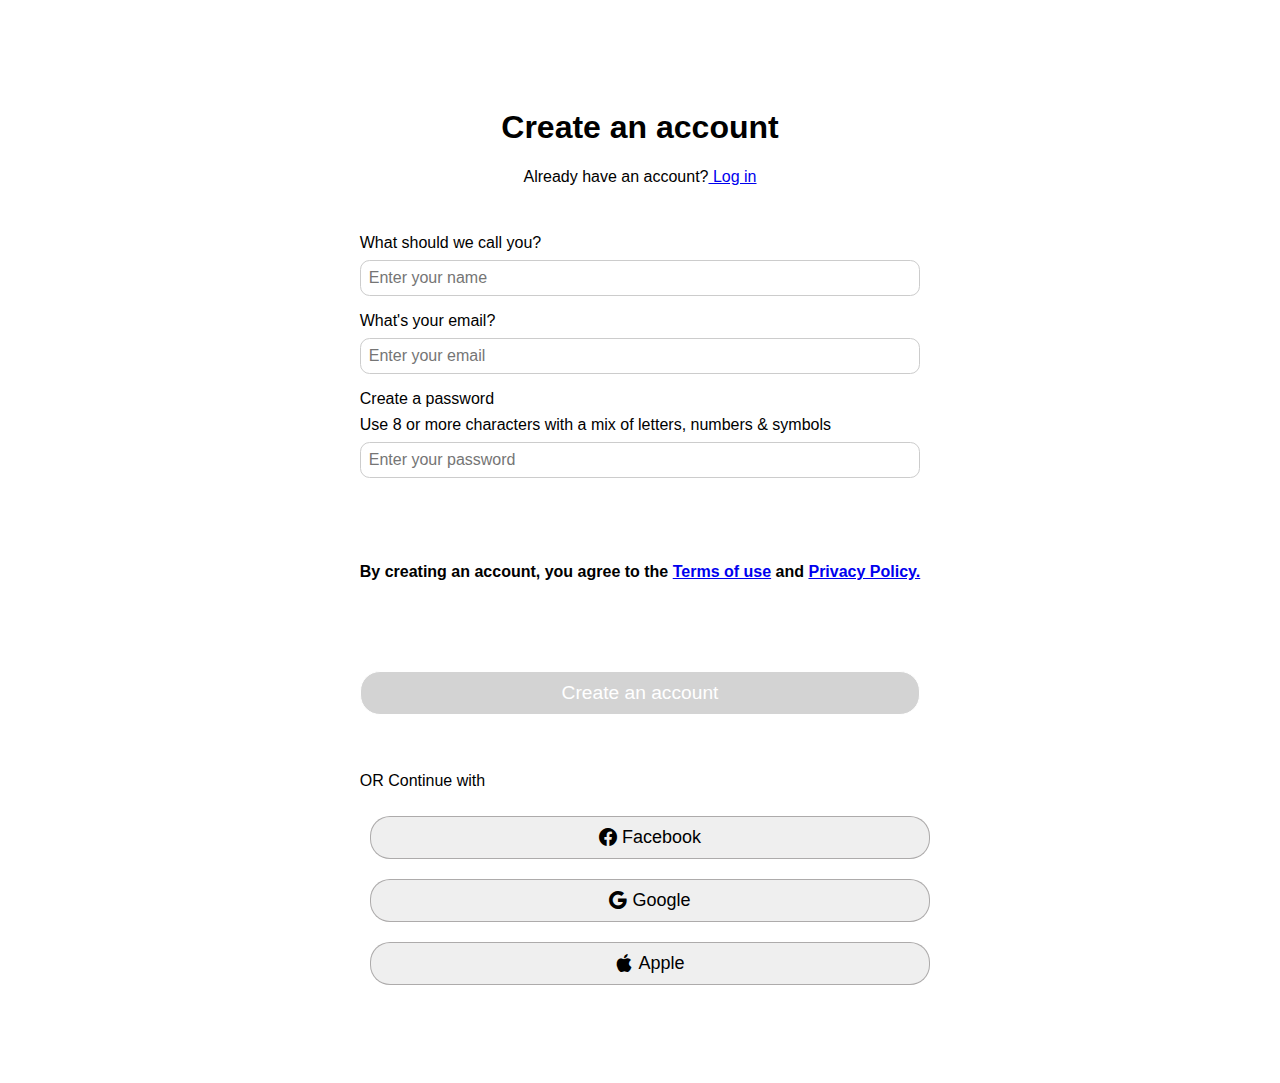
<file: index.html>
<!DOCTYPE html>
<html lang="en">

<head>
    <meta charset="UTF-8">
    <meta name="viewport" content="width=device-width, initial-scale=1.0">
    <link rel="stylesheet" href="log-in.css" />
    <link rel="stylesheet" href="https://cdn.jsdelivr.net/npm/bootstrap-icons@1.10.5/font/bootstrap-icons.css">
    <title>Log-in</title>
</head>

<body>
    <div class="container">
        <div class="heading-section">
            <h1>Create an account</h1>
            <p>Already have an account?<a href="/login.html"> Log in</a></p>
        </div>
        <div>
            <form>
                <div class="input-div">
                    <label for="name">What should we call you?</label>
                    <input type="text" id="name" name="name" placeholder="Enter your name" class="form-control">
                </div>
                <div class="input-div">
                    <label for="email">What's your email?</label>
                    <input type="email" id="email" name="email" placeholder="Enter your email" class="form-control">
                </div>
                <div class="input-div">
                    <label for="password">Create a password</label>
                    <span>Use 8 or more characters with a mix of letters, numbers & symbols</span>
                    <input type="password" id="password" name="password" placeholder="Enter your password"
                        class="form-control">
                </div>


                <P>
                <h4>By creating an account, you agree to the <a href="/terms-of-use.html">Terms of use</a> and <a
                        href="/privacy-policy.html">Privacy Policy.</a></h4>
                </P>
                <button class="btn">Create an account</button>
                <p>OR Continue with</p>
            </form>
            <div>
                <button class="button"><i class="bi bi-facebook"> </i> Facebook</button>
                <button class="button"><i class="bi bi-google"> </i> Google</button>
                <button class="button"><i class="bi bi-apple"> </i>Apple</button>
            </div>
        </div>
    </div>
</body>

</html>
</file>
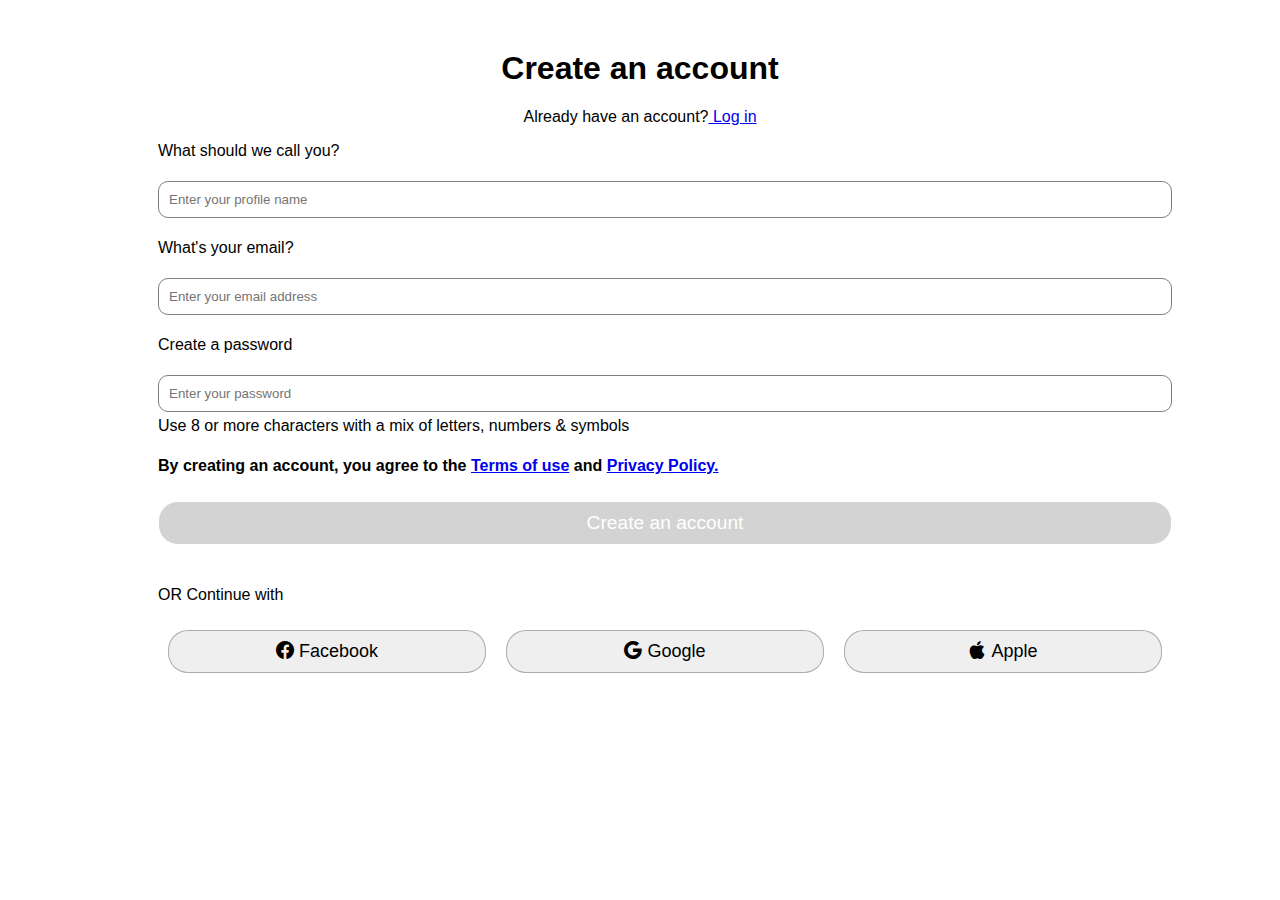
<file: log-in.html>
<html>
    <head>
        <link rel="stylesheet" href="log-in.css"/>
        <link rel="stylesheet" href="https://cdn.jsdelivr.net/npm/bootstrap-icons@1.10.5/font/bootstrap-icons.css" >
        <meta charset="UTF-8">
        <title>Log-in</title>
    </head>
    <body>
        <div class="top">
            <h1>Create an account</h1>
            <p>Already have an account?<a href="Log in.html"> Log in</a></p>
        </div>
        <div class="middle">
            <p>What should we call you?</p>
            <input class="name" type="text" placeholder="Enter your profile name">
            <p>What's your email?</p>
            <input class="email" type="email" placeholder="Enter your email address">
            <p>Create a password </p> 
            <input class="password" type="password" placeholder="Enter your password">
            <footer>Use 8 or more characters with a mix of letters, numbers & symbols</footer>
           <P><h4>By creating an account, you agree to the <a href="Terms of use.html">Terms of use</a> and <a href="Privacy Policy.html">Privacy Policy.</a></h4></P>
            <button class="btn">Create an account</button>
            <p>OR Continue with</p>
            <div class="bottom  ">
                <button class="button"><i class="bi bi-facebook"> </i> Facebook</button> 
                <button class="button"><i class="bi bi-google"> </i> Google</button>
                <button class="button"><i class="bi bi-apple"> </i>Apple</button>  
            </div>
            
            
        </div>
        
            
        
    </body>
</html>
</file>
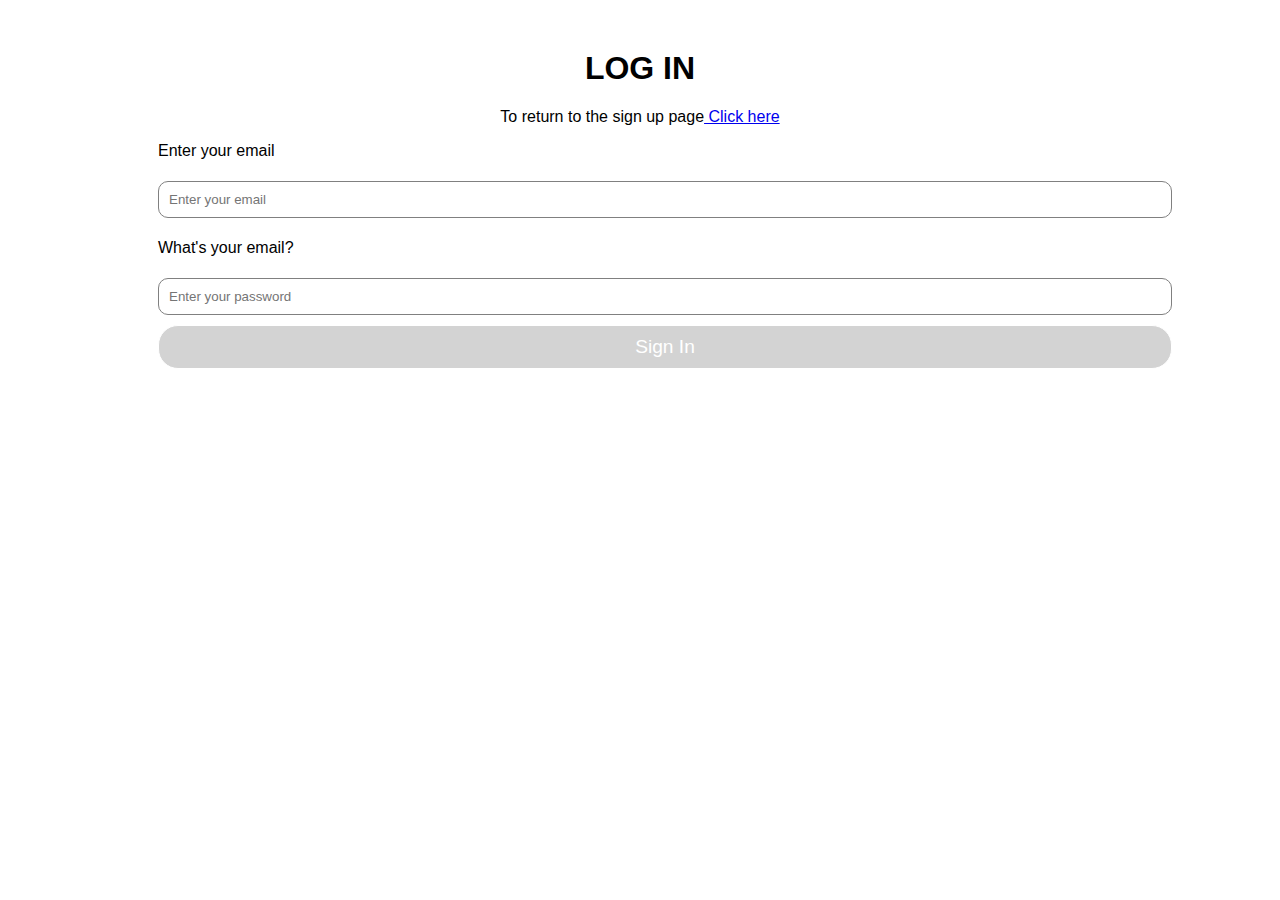
<file: login.html>
<html>
    <head>
        <link rel="stylesheet" href="log-in.css"/>
        <meta charset="UTF-8">
        <title>Login</title>
    </head>
    <body>
        <div class="top">
        <h1>
            LOG IN
        </h1>
        <p>To return to the sign up page<a href="log-in.html"> Click here</a></p>
        </div>
        <div class="middle">
            <p>Enter your email</p>
            <input class="email" type="text" placeholder="Enter your email">
            <p>What's your email?</p>
            <input class="password" type="password" placeholder="Enter your password">
            <button class="btn">Sign In</button>
        </div>
    </body>
</html>
</file>
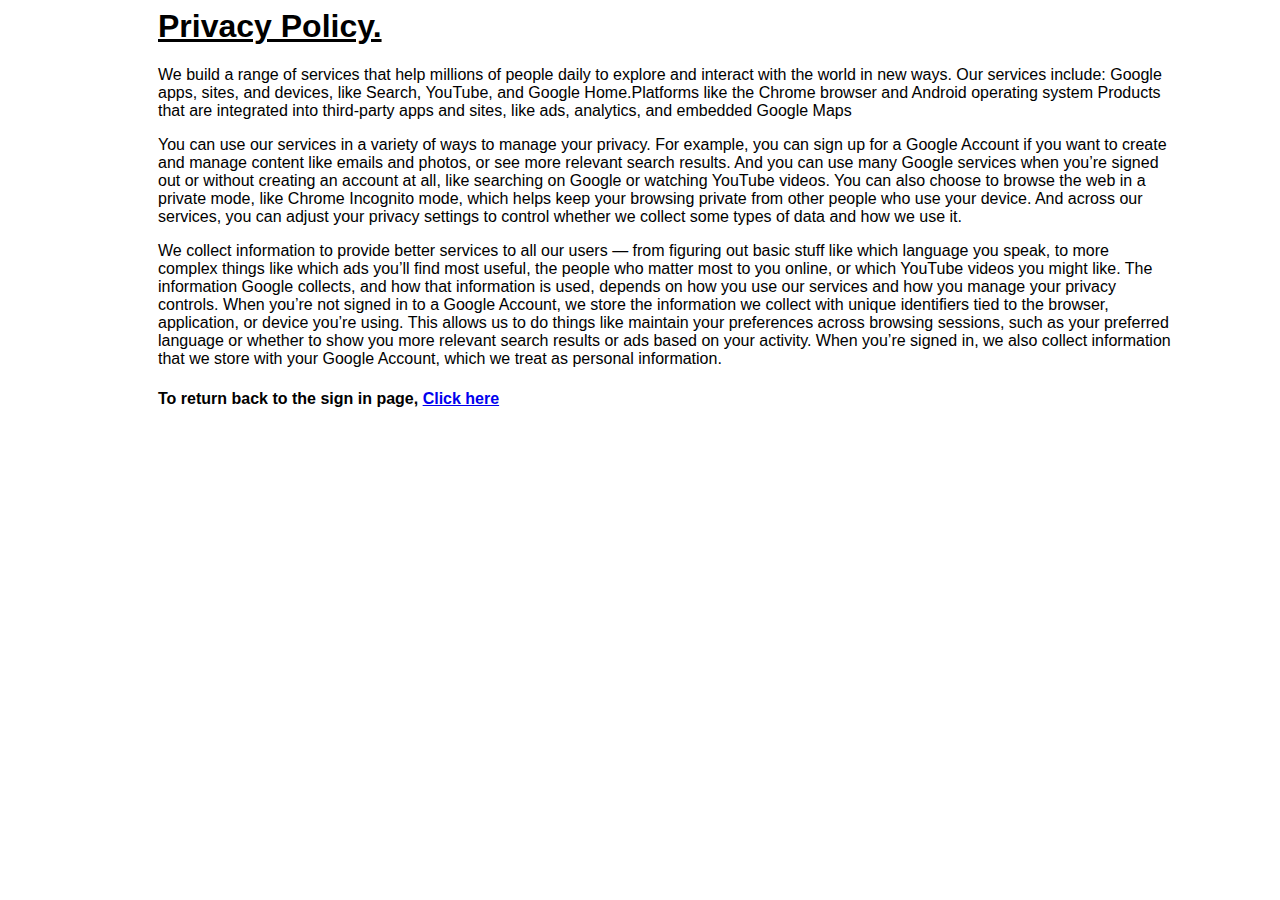
<file: privacy-policy.html>
<html>

<head>
    <link rel="stylesheet" href="log-in.css" />
    <meta charset="UTF-8">
    <title>Log-in</title>

<body>
    <div class="middle">
        <h1>
            <u> Privacy Policy.</u>
        </h1>
        <P>
            We build a range of services that help millions of people daily to explore and interact with the world in
            new ways. Our services include:
            Google apps, sites, and devices, like Search, YouTube, and Google Home.Platforms like the Chrome browser and
            Android operating system
            Products that are integrated into third-party apps and sites, like ads, analytics, and embedded Google Maps
        </P>

        <p>
            You can use our services in a variety of ways to manage your privacy. For example, you can sign up for a
            Google Account if you want to create and manage content like emails and photos, or see more relevant search
            results. And you can use many Google services when you’re signed out or without creating an account at all,
            like searching on Google or watching YouTube videos.
            You can also choose to browse the web in a private mode, like Chrome Incognito mode, which helps keep your
            browsing private from other people who use your device.
            And across our services, you can adjust your privacy settings to control whether we collect some types of
            data and how we use it.
        </p>

        <p> We collect information to provide better services to all our users — from figuring out basic stuff like
            which language you speak, to more complex things like which ads you’ll find most useful, the people who
            matter most to you online, or which YouTube videos you might like. The information Google collects, and how
            that information is used, depends on how you use our services and how you manage your privacy controls.
            When you’re not signed in to a Google Account, we store the information we collect with unique identifiers
            tied to the browser, application, or device you’re using. This allows us to do things like maintain your
            preferences across browsing sessions, such as your preferred language or whether to show you more relevant
            search results or ads based on your activity.
            When you’re signed in, we also collect information that we store with your Google Account, which we treat as
            personal information.
        </P>
        <h4>To return back to the sign in page, <a href="log-in.html">Click here</a></h4>
    </div>
   
</body>
</head>

</html>
</file>
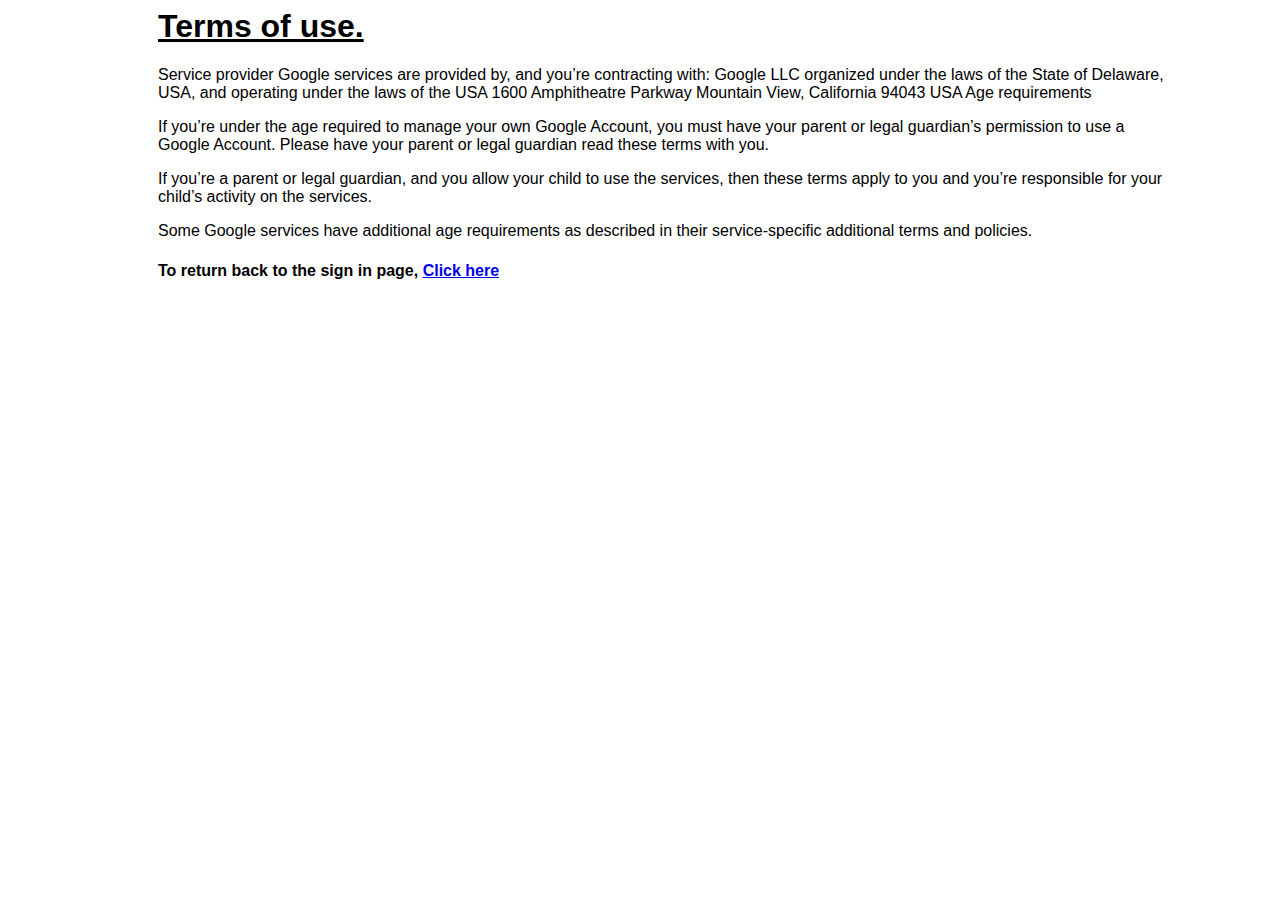
<file: terms-of-use.html>
<html>
<head>
    <link rel="stylesheet" href="log-in.css"/>
    <meta charset="UTF-8">
    <title>Log-in</title>
</head>
<body>
    <div class="middle">
        <h1><u>Terms of use.</u></h1>
        <p>

            Service provider
            Google services are provided by, and you’re contracting with:
            Google LLC
            organized under the laws of the State of Delaware, USA, and operating under the laws of the USA
            1600 Amphitheatre Parkway
            Mountain View, California 94043
            USA
            Age requirements
        </p>

        <P>
            If you’re under the age required to manage your own Google Account, you must have your parent or legal
            guardian’s permission to use a Google Account. Please have your parent or legal guardian read these terms
            with you.
        </P>
           
        <p>
             If you’re a parent or legal guardian, and you allow your child to use the services, then these terms apply
             to you and you’re responsible for your child’s activity on the services.

        </p>
            
            Some Google services have additional age requirements as described in their service-specific additional
            terms and policies.
            <h4>To return back to the sign in page, <a href="log-in.html">Click here</a></h4>
        
    </div>
   
</body>

</html>
</file>
<file: log-in.css>
.top{
    margin-top: 50px;
    text-align: center;
    font-family: Verdana, Geneva, Tahoma, sans-serif;
}
.name{
    width: 100%;
    padding: 10px;
    margin: 5px 0;
    border: 1px solid gray;
    border-radius: 10px;
    font-family: Verdana, Geneva, Tahoma, sans-serif;
}
.password{
   width: 100%;
   padding: 10px;
   margin: 5px 0;
   border: 1px solid gray;
   border-radius: 10px;
   font-family: Verdana, Geneva, Tahoma, sans-serif;
}
.email{
   width: 100%;
   padding: 10px;
   margin: 5px 0;
   border: 1px solid gray;
   border-radius: 10px;
   font-family: Verdana, Geneva, Tahoma, sans-serif;
}
.middle{
    margin-left: 150px;
    margin-right: 100px ;
    font-family: Verdana, Geneva, Tahoma, sans-serif;
    
}
.btn{
    width: 100%;
   padding: 10px;
   margin: 5px 0;
   margin-top: 5px;
   margin-bottom: 25px;
   border: 1px solid gray;
   border-radius: 20px;
   border-color: white;
   color: white;
   background-color: lightgray;
   font-family: Verdana, Geneva, Tahoma, sans-serif;
   font-size: larger;
}
.button{
    text-align:center ;
    border: 1px solid rgba(131, 128, 128, 0.616);
    padding: 10px;
    margin-top: 10px;
    margin-bottom: 10px;
    margin-left: 10px;
    margin-right: 10px;
    width: 100%;
    border-radius: 20px;
    font-family: Verdana, Geneva, Tahoma, sans-serif;
    font-size: large;
    
}
.bottom{
    display:flex ;
    justify-content: left;
   

}

html,body{
    font-family: Verdana, Geneva, Tahoma, sans-serif;
}
    
.container {
    display: flex;
    max-width: 50%;
    width: 100%;
    flex-direction: column;
    justify-items: center;
    align-items: center;
    padding: 5rem 3rem;
    margin-left: auto;
    margin-right: auto;
}

.heading-section{
    text-align: center;
    margin-bottom: 2rem;
}

form{
    display: flex;
    flex-direction: column;
    width: 100%;
    gap: 1rem;
}

form > .input-div{
    display: flex;
    flex-direction: column;
    gap: .5rem;

}

.form-control {
    font-size: medium;
    padding: .5rem;
    border-radius: .6rem;
    border: 1px solid #ccc;
}
</file>
